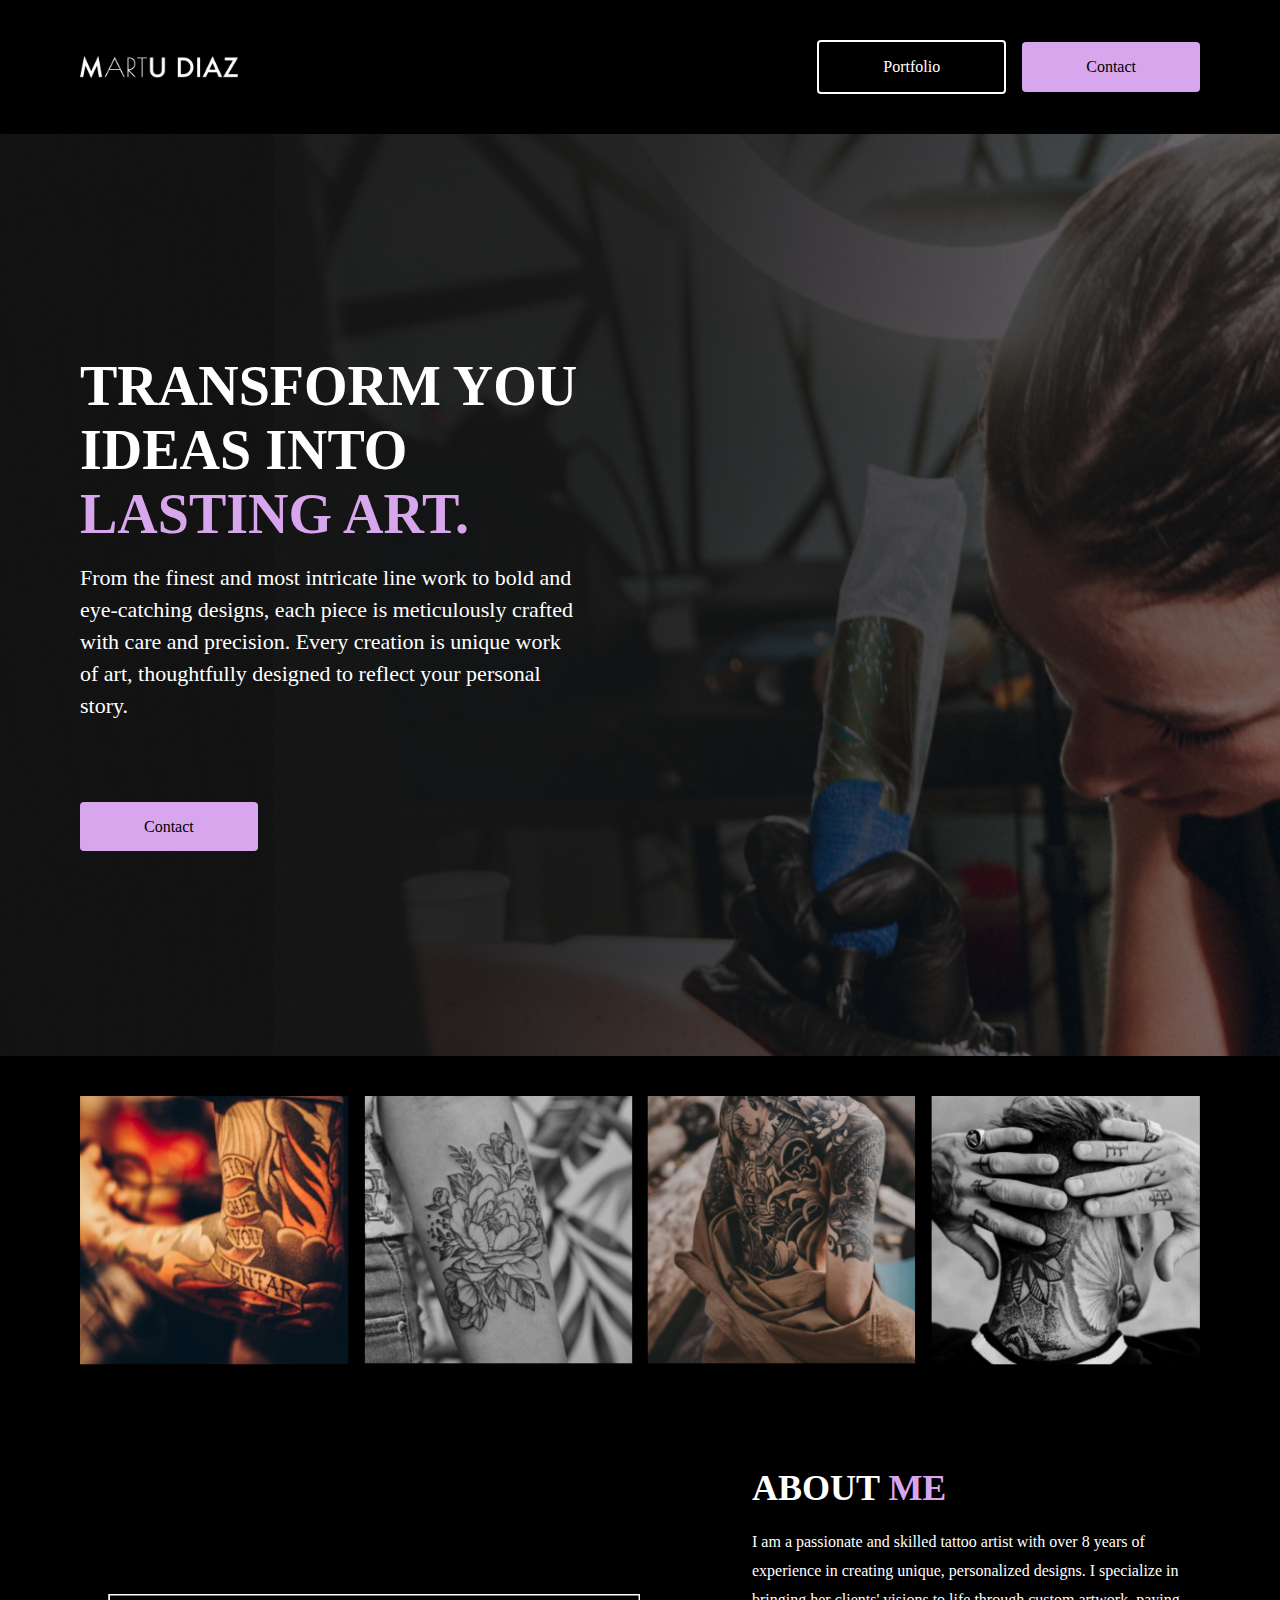
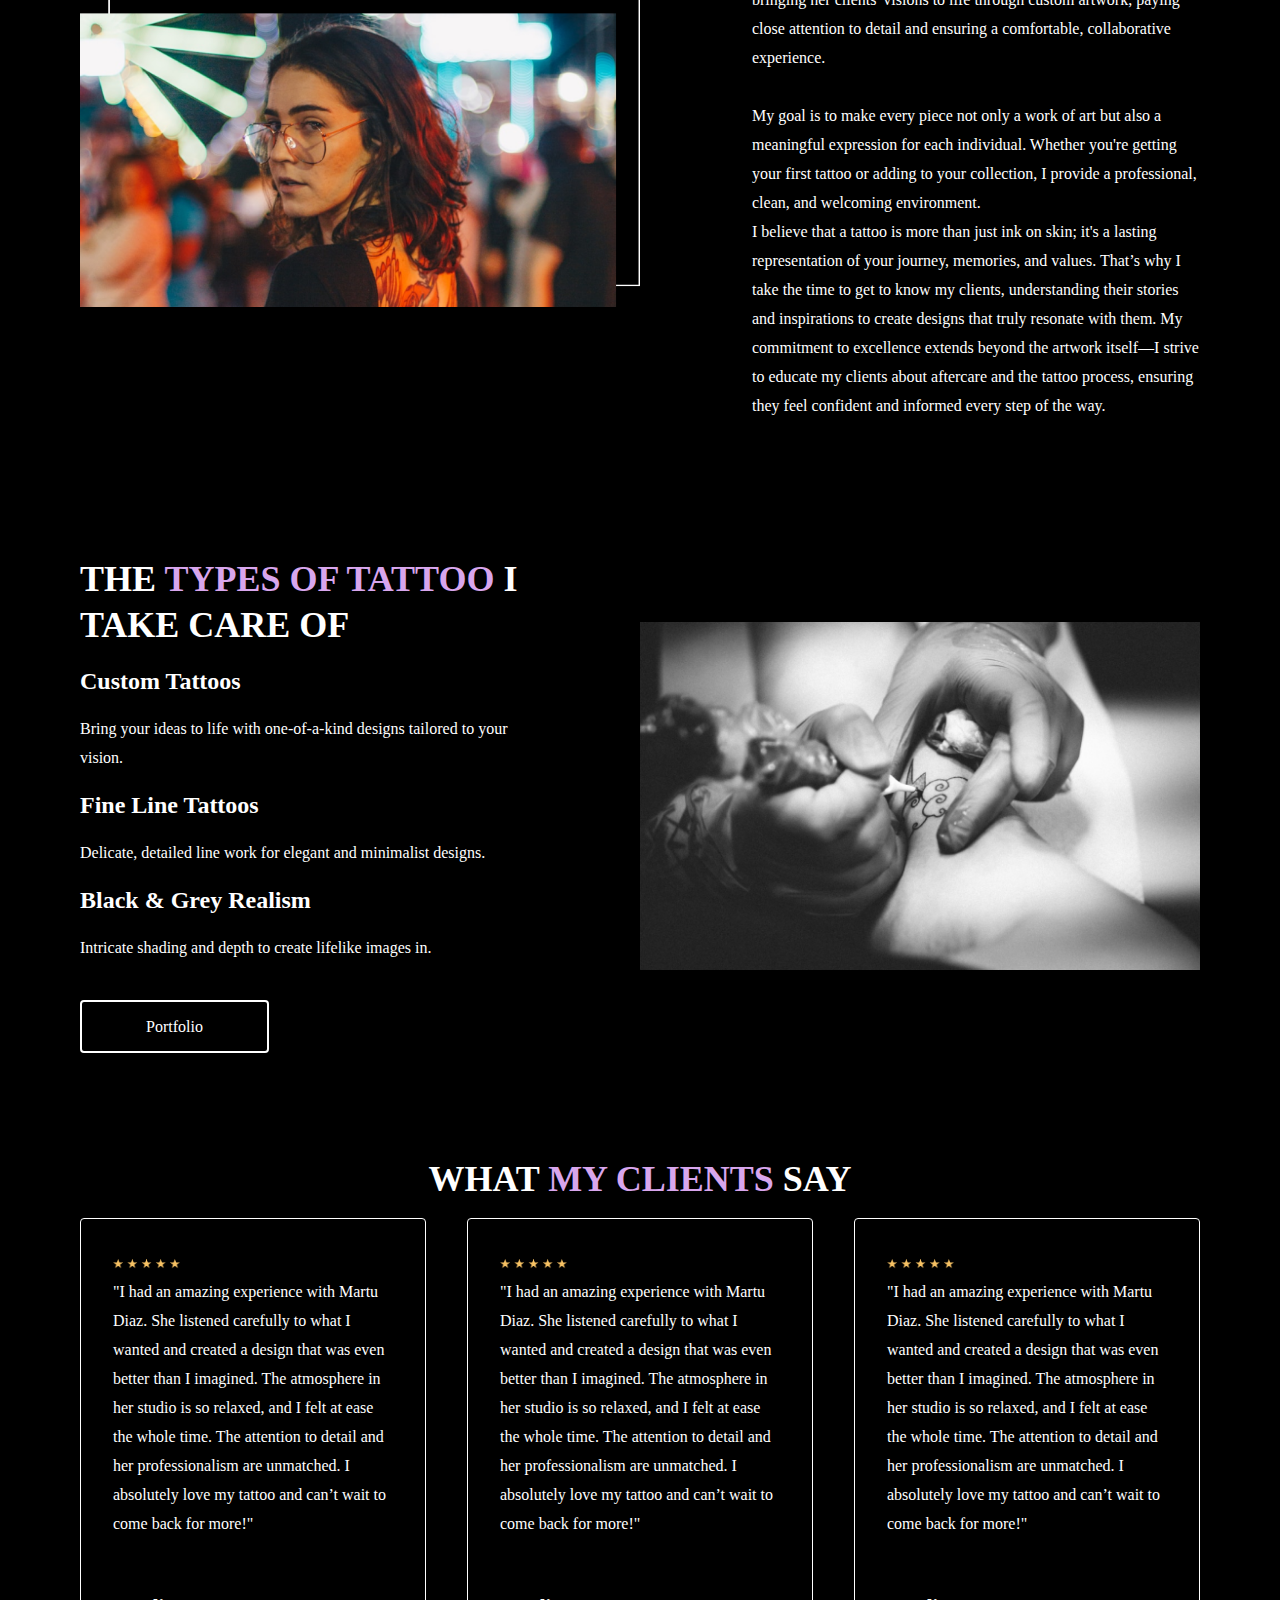
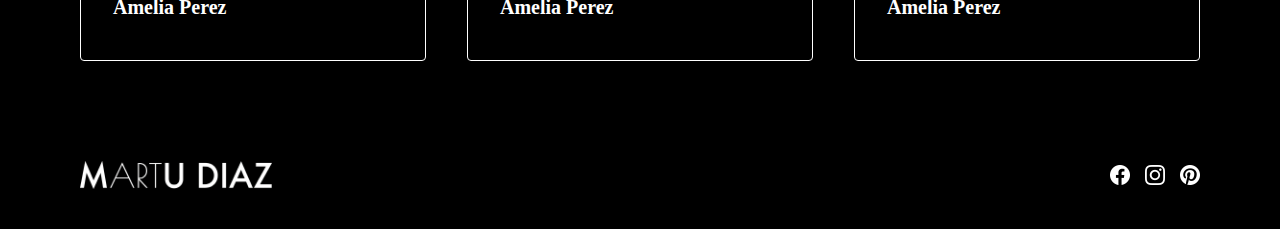
<file: index.html>
<html>
<head>
    <meta charset="UTF-8">
    <meta name="viewport" content="width=device-width, initial-scale=1.0">
    <title>Homepage</title>
    <link rel="stylesheet" href="style.css">
    <link rel="icon" href="imgs/tattoo.ico">
</head>





<body>
    
<header class="flex-nav">

    <div>
        <a href="index.html"><img src="imgs/whitelogo.png" alt="logo" class="main-logo"></a>
    </div>
    <nav class="links-flex">
        <a href="portfolio.html" class="secondary-button-navbar">Portfolio</a>        
        <a href="contact.html" class="main-button">Contact</a>
    </nav>
</header>


<main class="main-flex">
    <section class="flex-above">
        <div>
            <h1>
            TRANSFORM YOU IDEAS INTO <span>LASTING ART.</span>
            </h1>

            <p class="p-above">
            From the finest and most intricate line work to bold and eye-catching designs, each piece is
            meticulously crafted with care and precision. Every creation is unique work of art,
            thoughtfully designed to reflect your personal story.
            </p>
        </div>
        <div>
            <a href="contact.html" class="main-button">Contact</a>
        </div>
    </section>
</main>


<section class="flex-gallery">

        <img src="imgs/tattoo1.png" alt="tattoo">
        <img src="imgs/tattoo2.png" alt="tattoo">
        <img src="imgs/tattoo3.png" alt="tattoo">
        <img src="imgs/tattoo4.png" alt="tattoo">

</section>


<section class="flex-section">

    <div class="about-image">

        <img src="imgs/about-pic.png" alt="tattoo-girl" class="width-image">

    </div>    

    <div class="about-text">
        <h2>ABOUT <span>ME</span></h2>
        <p>I am a passionate and skilled tattoo artist with over 8 years of experience in creating unique, personalized designs.
            I specialize in bringing her clients' visions to life through custom artwork, paying close attention to detail and ensuring a comfortable, collaborative experience. <br><br>
            My goal is to make every piece not only a work of art but also a meaningful expression for each individual. Whether you're getting your first tattoo or adding to your collection,
            I provide a professional, clean, and welcoming environment. <br>
            I believe that a tattoo is more than just ink on skin; it's a lasting representation of your journey, memories, and values. That’s why I take the time to get to know my clients,
            understanding their stories and inspirations to create designs that truly resonate with them. My commitment to excellence extends beyond the artwork itself—I strive to
            educate my clients about aftercare and the tattoo process, ensuring they feel confident and informed every step of the way.
        </p>

    </div>

</section>


<section class="flex-section">

    <div class="flex-list">
        <h2>THE <span> TYPES OF TATTOO</span> I TAKE CARE OF  </h2>
        <ul class="works-list">
            <li> 
                <h3 > Custom Tattoos </h3>
                <p> Bring your ideas to life with one-of-a-kind designs tailored to your vision. </p>
            </li>

            <li>
                <h3> Fine Line Tattoos </h3>
                <p> Delicate, detailed line work for elegant and minimalist designs. </p>
            </li>

            <li>
                <h3> Black & Grey Realism </h3>
                <p> Intricate shading and depth to create lifelike images in. </p>
            </li>

        </ul>
        <a href="portfolio.html" class="secondary-button">Portfolio</a>
    </div>

    <div class="list-image">
        <img src="imgs/tattoo-pic.png" alt="tattoo-image" class="width-image-list">
    </div>

</section>


<section class="flex-reviews">

<div>    
    <h2> WHAT <span>MY CLIENTS</span> SAY </h2>
</div>

<div class="reviews-boxes">
    <div class="reviews" id="review-pad">
        <img src="imgs/stars.png" alt="reviews" class="review-stars">
        <p> "I had an amazing experience with Martu Diaz. She listened carefully to what I wanted and created a design that was even better than I imagined.
            The atmosphere in her studio is so relaxed, and I felt at ease the whole time. The attention to detail and her professionalism are unmatched. 
            I absolutely love my tattoo and can’t wait to come back for more!"</p>
        <h4 class="review-names">Amelia Perez</h4>
    </div>

    <div class="reviews">
        <img src="imgs/stars.png" alt="reviews" class="review-stars">
        <p> "I had an amazing experience with Martu Diaz. She listened carefully to what I wanted and created a design that was even better than I imagined.
            The atmosphere in her studio is so relaxed, and I felt at ease the whole time. The attention to detail and her professionalism are unmatched. 
            I absolutely love my tattoo and can’t wait to come back for more!"</p>
        <h4 class="review-names">Amelia Perez</h4>
    </div>

    <div class="reviews">
        <img src="imgs/stars.png" alt="reviews" class="review-stars">
        <p> "I had an amazing experience with Martu Diaz. She listened carefully to what I wanted and created a design that was even better than I imagined.
            The atmosphere in her studio is so relaxed, and I felt at ease the whole time. The attention to detail and her professionalism are unmatched. 
            I absolutely love my tattoo and can’t wait to come back for more!"</p>
        <h4 class="review-names">Amelia Perez</h4>
    </div>
</div>

</section>


<footer class="footer-flex">

    <div>
        <a href="index.html"><img src="imgs/whitelogo.png" alt="logo" class="main-logo"></a>
    </div>
        <div class="flex-social">
<a href="https://www.facebook.com/?locale=es_LA" target="_blank"> <img src="imgs/facebook-icon.png" alt="facebook" class="social-icons"></a>

<a href="https://www.instagram.com/?hl=es" target="_blank"><img src="imgs/instagram-icon.png" alt="instagram" class="social-icons"></a>

<a href="https://ar.pinterest.com/" target="_blank"><img src="imgs/pinterest-icon.png" alt="pinterest" class="social-icons"> </a>

    </div>

</footer>


</body>

</html>
</file>
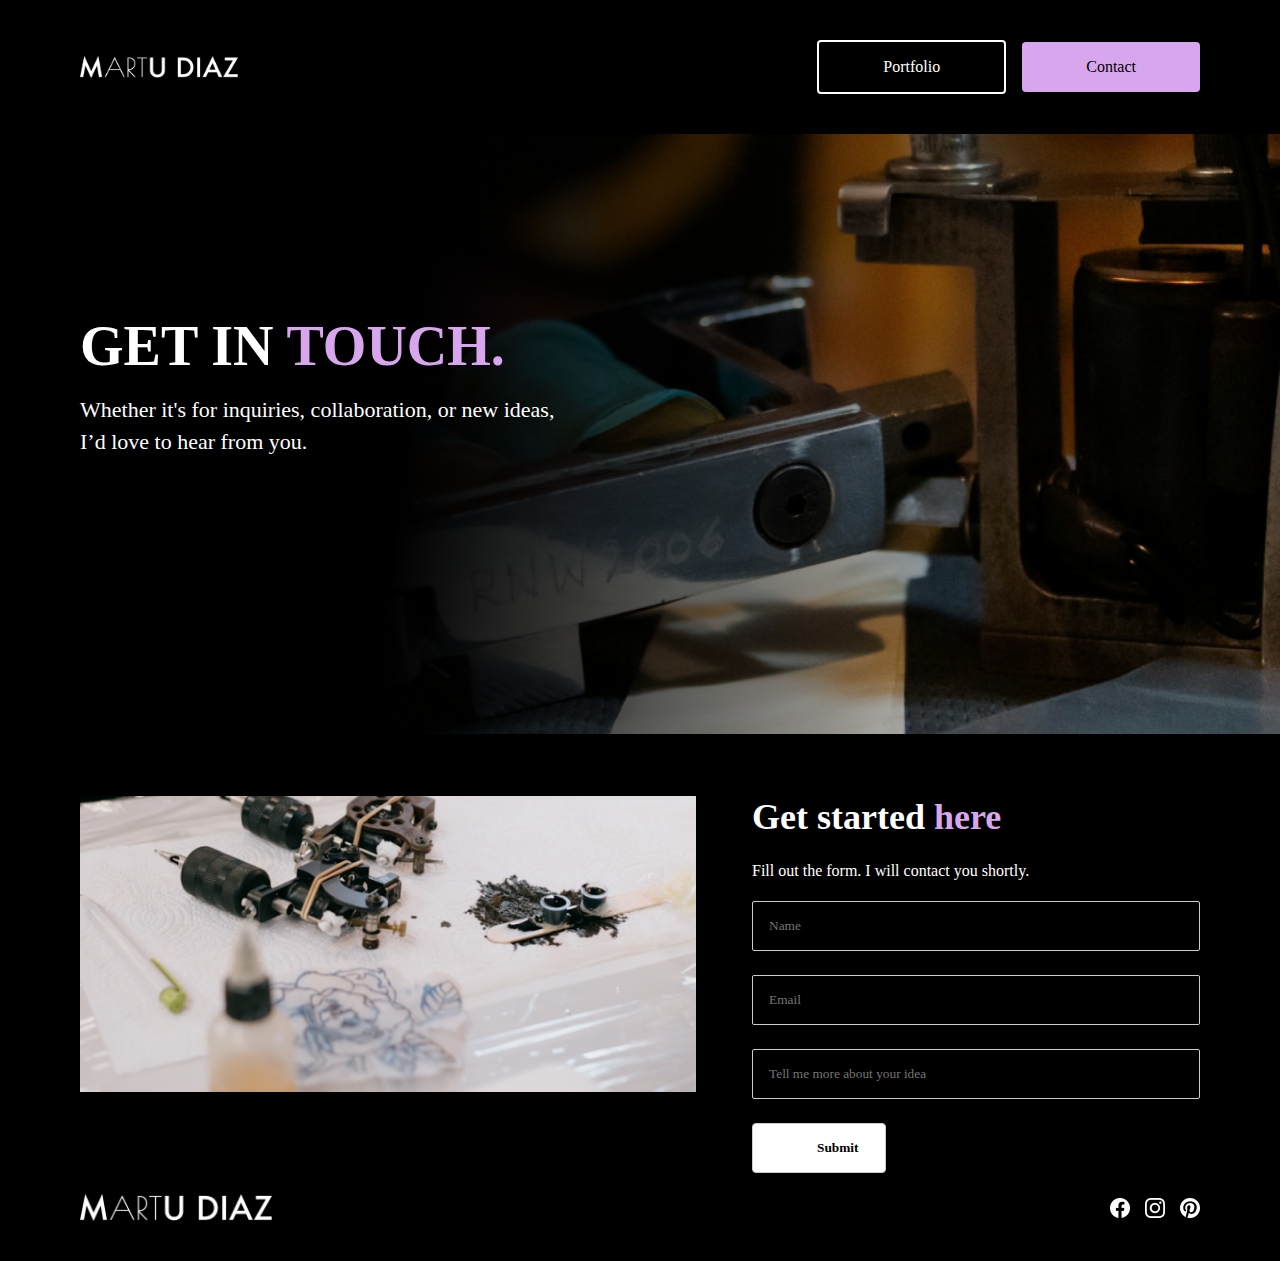
<file: contact.html>
<html>
<head>
    <meta charset="UTF-8">
    <meta name="viewport" content="width=device-width, initial-scale=1.0">
    <title>Contact</title>
    <link rel="stylesheet" href="style.css">
    <link rel="icon" href="imgs/tattoo.ico">
</head>





<body>
    
<header class="flex-nav">

    <div>
        <a href="index.html"><img src="imgs/whitelogo.png" alt="logo" class="main-logo"></a>
    </div>
    <nav class="links-flex">
        <a href="portfolio.html" class="secondary-button-navbar">Portfolio</a>        
        <a href="contact.html" class="main-button">Contact</a>
    </nav>
</header>


<main class="main-flex-contact">
    <section class="flex-above">
        <div>
            <h1>
                GET IN <span>TOUCH.</span>
            </h1>

            <p class="p-above">
                Whether it's for inquiries, collaboration, or new ideas, I’d love to hear from you.
            </p>
        </div>

</main>





<section class="flex-section">

    <div class="contact-image">
        <img src="imgs/contact1.png" alt="tattoo-girl" class="width-image">
    </div>

    <div class="contact-form">
             <h2 class="h2-p">Get started <span>here</span></h2>
             <p class="form-p">Fill out the form. I will contact you shortly.</p>
    
             <form>

                 <div class="form-fields">
                      <input type="text" placeholder="Name" label="Name">
              </div>

                 <div class="form-fields">
                     <input type="email" placeholder="Email">
                </div>
    
                <div class="form-fields">
                <input type="text" placeholder="Tell me more about your idea">
                 </div>

                <input type="button" value="Submit" class="submit-button">

            </form>
    </div>
        
</section>





<footer class="footer-flex">

    <div>
        <a href="index.html"><img src="imgs/whitelogo.png" alt="logo" class="main-logo"></a>
    </div>
        <div class="flex-social">
<a href="https://www.facebook.com/?locale=es_LA" target="_blank"> <img src="imgs/facebook-icon.png" alt="facebook" class="social-icons"></a>

<a href="https://www.instagram.com/?hl=es" target="_blank"><img src="imgs/instagram-icon.png" alt="instagram" class="social-icons"></a>

<a href="https://ar.pinterest.com/" target="_blank"><img src="imgs/pinterest-icon.png" alt="pinterest" class="social-icons"> </a>

    </div>

</footer>

</body>

</html>
</file>
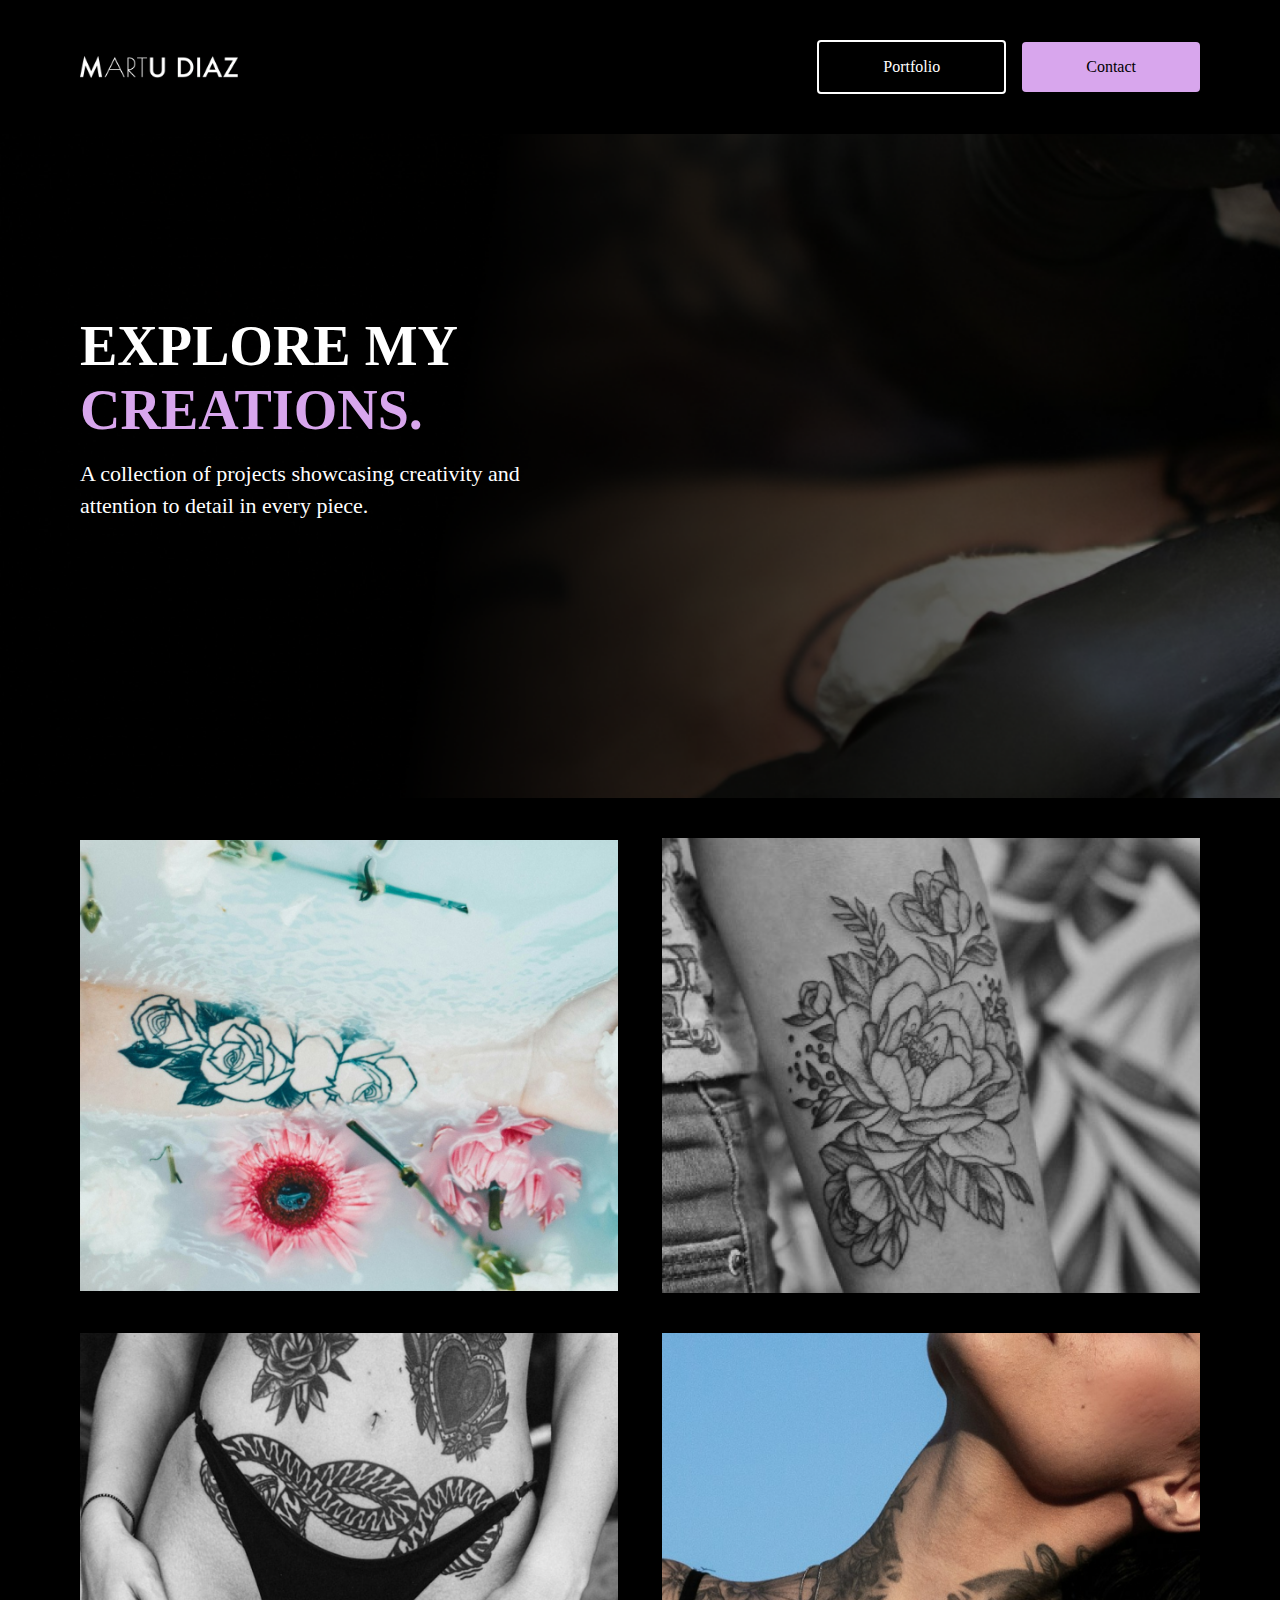
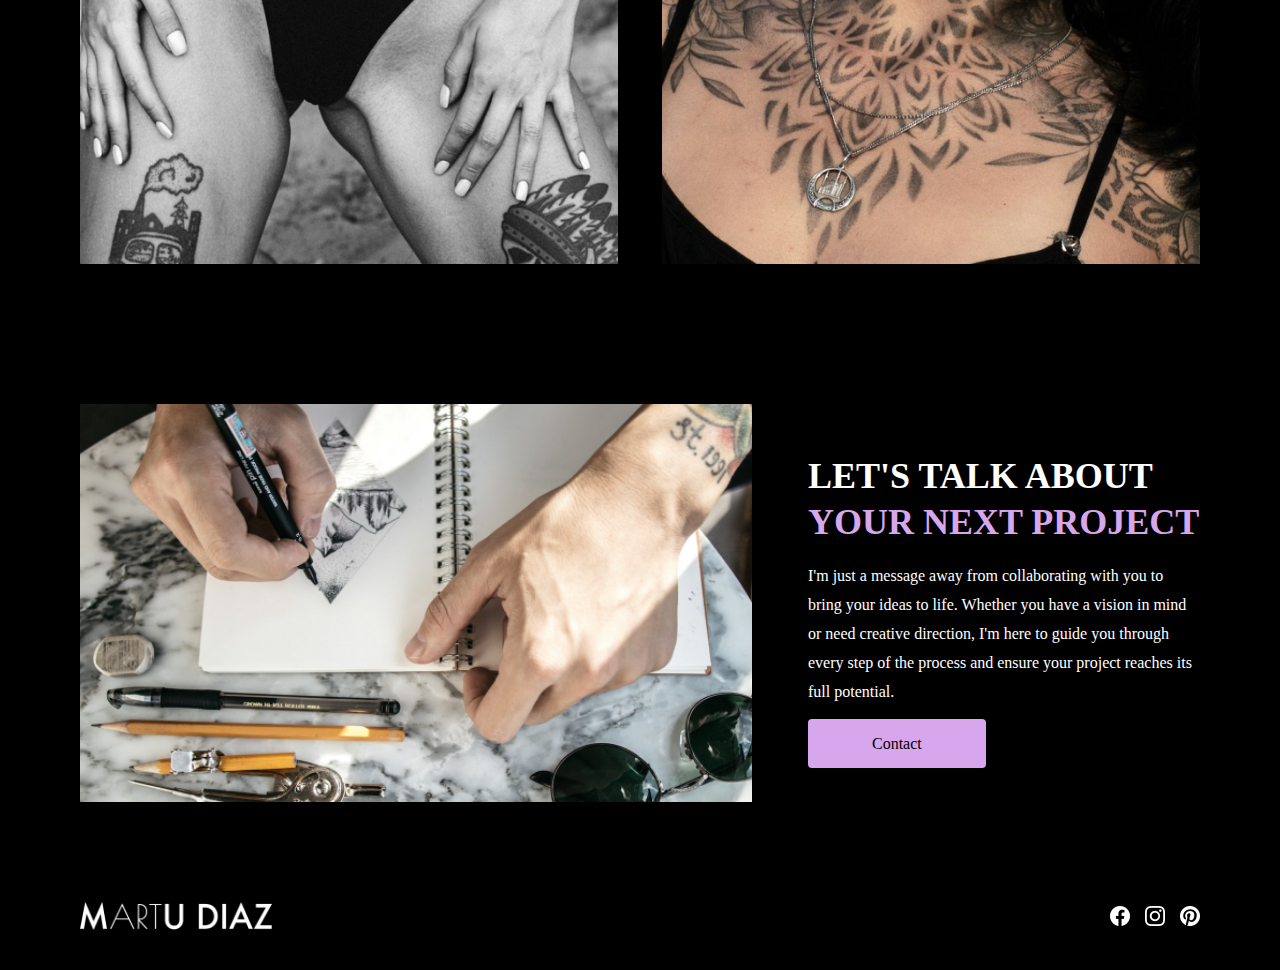
<file: portfolio.html>
<html>
<head>
    <meta charset="UTF-8">
    <meta name="viewport" content="width=device-width, initial-scale=1.0">
    <title>Portfolio</title>
    <link rel="stylesheet" href="style.css">
    <link rel="icon" href="imgs/tattoo.ico">
</head>





<body>
    
<header class="flex-nav">

    <div>
        <a href="index.html"><img src="imgs/whitelogo.png" alt="logo" class="main-logo"></a>
    </div>
    <nav class="links-flex">
        <a href="contact.html" class="secondary-button-navbar">Portfolio</a>        
        <a href="contact.html" class="main-button">Contact</a>
    </nav>
</header>


<main class="main-flex-portfolio">
    <section class="flex-above">
        <div>
            <h1>
                EXPLORE MY <span>CREATIONS.</span>
            </h1>

            <p class="p-above">
                A collection of projects showcasing creativity and attention to detail in every piece.
            </p>
        </div>

</main>


<section class="flex-gallery1">

    <img src="imgs/portfolio1.png" alt="tattoo-image" class="portfolio-images">
    <img src="imgs/portfolio2.png" alt="tattoo-image" class="portfolio-images">
    <img src="imgs/portfolio3.png" alt="tattoo-image" class="portfolio-images">
    <img src="imgs/portfolio4.png" alt="tattoo-image" class="portfolio-images">

</section>










<section class="flex-section">

    <div class="portfolio-image">

        <img src="imgs/portfolio5.png" alt="tattoo-girl" class="width-image">

    </div>    

    <div class="portfolio-text">
        <div>
            <h2>LET'S TALK ABOUT <span>YOUR NEXT PROJECT</span></h2>
            <p>I'm just a message away from collaborating with you to bring your ideas to life. Whether you have a vision in mind or need creative direction,
            I'm here to guide you through every step of the process and ensure your project reaches its full potential.
            </p>
        </div>

    <div>
        <a href="contact.html" class="main-button">Contact</a>
    </div>

    </div>

</section>

<footer class="footer-flex">

    <div>
        <a href="index.html"><img src="imgs/whitelogo.png" alt="logo" class="main-logo"></a>
    </div>
        <div class="flex-social">
<a href="https://www.facebook.com/?locale=es_LA" target="_blank"> <img src="imgs/facebook-icon.png" alt="facebook" class="social-icons"></a>

<a href="https://www.instagram.com/?hl=es" target="_blank"><img src="imgs/instagram-icon.png" alt="instagram" class="social-icons"></a>

<a href="https://ar.pinterest.com/" target="_blank"><img src="imgs/pinterest-icon.png" alt="pinterest" class="social-icons"> </a>

    </div>

</footer>



</body>

</html>
</file>
<file: style.css>
* {
    margin: 0;
    padding: 0;
}

body {
    background-color: #000000;
}





/*Font blocks styles --------------------------------------------------------------------------------------------------*/

@font-face {
    font-family: "Montserrat";
    src: url(fonts/Montserrat/);
}

h1 {
    color: #FFFFFF;
    font-size: 56px;
    line-height: 64px;
    font-weight: bold;
    font-family: 'Montserrat';
    padding-bottom: 16px;
}

h2 {
    color: #FFFFFF;
    font-size: 36px;
    line-height: 46px;
    font-family: 'Montserrat';
    font-weight: bold;
    padding-bottom: 16px;
}

h3 {
    color: #FFFFFF;
    font-size: 24px;
    line-height: 34px;
    font-family: 'Montserrat';
    font-weight: bold;
    padding-bottom: 16px;
}

h4 {

    color: #FFFFFF;
    font-size: 20px;
    line-height: 26px;
    font-family: 'Montserrat';
    font-weight: 600;
    padding-top: 40px;
}

p {
    color: #FFFFFF;
    font-size: 16px;
    line-height: 29px;
    font-family: 'Montserrat';
    font-weight: 300;
    padding-bottom: 16px;
}

.p-above {

    color: #FFFFFF;
    font-size: 22px;
    font-weight: 300;
    font-family: 'Montserrat';
    line-height: 32px;
    margin-bottom: 80px;

}

span {

    color: #D8A6ED;
}





/*Buttons --------------------------------------------------------------------------------------------------*/

.main-button {

    padding: 16 64;
    text-decoration: none;
    font-family: 'Montserrat';
    font-weight: 500;
    color: #000000;
    border-radius: 4px;
    background-color: #D8A6ED;
}

.main-button:hover {

    padding: 16 64;
    text-decoration: none;
    font-family: 'Montserrat';
    font-weight: 500;
    color: #000000;
    border-radius: 4px;
    background-color: #BA80D2;
}

.secondary-button-navbar {

    padding: 16 64;
    text-decoration: none;
    font-family: 'Montserrat';
    font-weight: 500;
    color: #FFFFFF;
    border: 2px solid;
    border-color: #FFFFFF;
    border-radius: 4px;
    margin-right: 16px;
}

.secondary-button-navbar:hover {

    padding: 16 64;
    text-decoration: none;
    font-family: 'Montserrat';
    font-weight: 500;
    color: #D8A6ED;
    border: 2px solid;
    border-color: #D8A6ED;
    border-radius: 4px;
    margin-right: 16px;
}

.secondary-button {

    padding: 16 64;
    text-decoration: none;
    font-family: 'Montserrat';
    font-weight: 500;
    color: #FFFFFF;
    border: 2px solid;
    border-color: #FFFFFF;
    border-radius: 4px;
}

.secondary-button:hover {

    padding: 16 64;
    text-decoration: none;
    font-family: 'Montserrat';
    font-weight: 500;
    color: #D8A6ED;
    border: 2px solid;
    border-color: #D8A6ED;
    border-radius: 4px;
}





/*Homepage*/


/*Nav bar --------------------------------------------------------------------------------------------------*/

.flex-nav {

    padding: 40 80;
    display: flex;
    flex-direction: row;
    justify-content: space-between;
    align-items: center;
}

.main-logo {
    width: 24%;
    overflow: hidden;
}

.links-flex {

    width: 50%;
    display: flex;
    flex-direction: row;
    flex-wrap: wrap;
    justify-content: flex-end;
    align-items: center;
}


/*Above-the-fold --------------------------------------------------------------------------------------------------*/

.main-flex {

    background-image: url(imgs/background-main.png);
    background-repeat: no-repeat;
    background-size: cover;
    padding: 220 80;
}

.flex-above {


    width: 45%;
    display: flex;
    flex-direction: column;
    justify-content: space-around;

}


/*Section 1 --------------------------------------------------------------------------------------------------*/

.flex-gallery {

    padding: 40 80;
    display: flex;
    flex-direction: row;
    flex-wrap: wrap;
    justify-content: space-between;
    align-items: center;

}

section img {

    width: 24%;
    overflow: hidden;
}


/*General aspects of the sections --------------------------------------------------------------------------------------------------*/

.flex-section {

    padding: 60 80;
    display: flex;
    flex-direction: row;
    flex-wrap: wrap;
    justify-content: space-between;
    align-items: center;
}

.width-image {

    width: 100%;
}


/*About section --------------------------------------------------------------------------------------------------*/

.about-text {

    width: 40%;
}

.about-image {

    width: 50%;
}


/*List section --------------------------------------------------------------------------------------------------*/

.flex-list {

    width: 40%;
}

.works-list {

    margin-bottom: 40px;
}

.list-image {

    width: 50%;
}

.width-image-list {

    width: 100%;
}

/*Reviews section --------------------------------------------------------------------------------------------------*/

.flex-reviews {

    padding: 60 80;
    min-height: 40%;
    display: flex;
    flex-flow: column wrap;
    justify-content: space-between;
    align-items: center;
}

.reviews-boxes {

    display: flex;
    flex-direction: row;
    flex-wrap: wrap;
    justify-content: space-between;
    align-items: center;
}

.review-stars {

    width: 24%;
    margin-bottom: 8px;
}

.reviews {

    width: 25%;
    min-height: 100%;
    border: 1px solid;
    border-color: #FFFFFF;
    border-radius: 4px;
    padding: 40 32;
}


/*Footer --------------------------------------------------------------------------------------------------*/

.footer-flex {

    padding: 40 80;
    display: flex;
    flex-direction: row;
    justify-content: space-between;
    align-items: center;
}

.flex-social {

    width: 8%;
    display: flex;
    flex-direction: row;
    justify-content: space-between;
    align-items: center;
}

.social-icons {

    width: 20px;
    height: 20px;
}




/*Portfolio --------------------------------------------------------------------------------------------------*/


.main-flex-portfolio {
    
    background-image: url(imgs/background-portfolio.png);
    background-repeat: no-repeat;
    background-size: cover;
    padding: 180 80;
}

.flex-gallery1 {

    padding: 40 80;
    display: flex;
    flex-direction: row;
    flex-wrap: wrap;
    justify-content: space-between;
    align-items: center;

}

.portfolio-images {

    width: 48%;
    height: 50%;
    overflow: hidden;
    margin-bottom: 40px;
}

.portfolio-image {

    width: 60%;
}

.portfolio-text {

    width: 35%;
    height: 300px;
    display: flex;
    flex-direction: column;
    justify-content: space-between;
}





/*Contact --------------------------------------------------------------------------------------------------*/

.main-flex-contact {
    
    background-image: url(imgs/background-contact.png);
    background-repeat: no-repeat;
    background-size: cover;
    padding: 180 80;
}

.flex-section {

    padding: 60 80;
    display: flex;
    flex-direction: row;
    flex-wrap: wrap;
    justify-content: space-between;
    align-items: center;
}

.contact-image {

    width: 55%;
}

.contact-form {

    width: 40%;
    height: 300px;
    display: flex;
    flex-direction: column;
    justify-content: space-between;

}

.form-fields {

    margin-bottom: 24px;
}

input {

    display: block;
    width: 100%;
    padding: 16px;
    border: 1px solid;
    border-color: #cccccc;
    border-radius: 2px;
    background-color: #000000;
    color: #FFFFFF;
    font-family: 'Montserrat';

}

.submit-button {

    padding: 16 64;
    font-family: 'Montserrat';
    font-weight: bold;
    color: #000000;
    background-color: #FFFFFF;
    border-radius: 4px;
    width: 30%;
    display: flex;
    flex-direction: row;
    justify-content: flex-end;

}










/*MOBILE --------------------------------------------------------------------------------------------------*/

@media (max-width:480px) {

/*Font blocks styles MOBILE --------------------------------------------------------------------------------------------------*/

    h1 {

        font-size: 40px;
        line-height: 50px;
        text-align: center;
    }
    
    h2 {
        font-size: 32px;
        line-height: 42px;
        text-align: center;
    }
    
    h3 {
        font-size: 20px;
        line-height: 30px;
        text-align: center;
    }
    
    h4 {
    
        font-size: 18px;
        line-height: 26px;
        text-align: center;
     }

    p {
        font-size: 14px;
        line-height: 24px;
        text-align: center;
        margin-bottom: 24px;
    }

    .p-above {

        font-size: 18px;
        line-height: 28px;
        margin-bottom: 40px;
        text-align: center;
    
    }
    
    /*Buttons MOBILE --------------------------------------------------------------------------------------------------*/

.main-button {

    padding: 16 100;
    display: flex;
    justify-content: center;
    align-items: center;
}

.main-button:hover {

    padding: 16 100;
    display: flex;
    justify-content: center;
    align-items: center;
}

.secondary-button {

    padding: 16 100;
    display: flex;
    justify-content: center;
    align-items: center;
}

.secondary-button:hover {

    padding: 16 100;
    display: flex;
    justify-content: center;
    align-items: center;
}


/*Homepage MOBILE*/


/*Nav bar MOBILE --------------------------------------------------------------------------------------------------*/


.main-logo {

    display: flex;
    justify-content: center;
    width: 80%;
    margin: 0 auto;

    
}

.links-flex {

display: none;
}


/*Above-the-fold MOBILE --------------------------------------------------------------------------------------------------*/

.main-flex {

    padding: 64 32 100 32;
}

.flex-above {

    width: 100%;
    display: flex;
    flex-direction: column;
    justify-content: center;
    align-items: center;

}

/*Section 1 MOBILE --------------------------------------------------------------------------------------------------*/

.flex-gallery {

    padding: 40 24;
    display: flex;
    flex-direction: row;
    flex-wrap: wrap;
    justify-content: space-between;
    align-items: center;

}

/*General aspects of the sections MOBILE --------------------------------------------------------------------------------------------------*/

.flex-section {

    padding: 40 32;
    display: flex;
    flex-direction: column;
    flex-wrap: wrap;
    justify-content: space-between;
    align-items: center;
}


/*About section MOBILE --------------------------------------------------------------------------------------------------*/

.about-text {

    width: 100%;
}

.about-image {

    width: 100%;
    padding-bottom: 40px;
}

/*List section MOBILE --------------------------------------------------------------------------------------------------*/

.flex-list {

    width: 100%;
}

.works-list {

    margin-bottom: 40px;
}

.list-image {

    width: 100%;
    margin-top: 40px;
}

.width-image-list {

    width: 100%;
}

/*Reviews section MOBILE --------------------------------------------------------------------------------------------------*/

.flex-reviews {

    padding: 40 32;
    min-height: 40%;
    display: flex;
    flex-flow: column wrap;
    justify-content: space-between;
    align-items: center;
}

.reviews-boxes {

    display: flex;
    flex-direction: column;
    flex-wrap: wrap;
    justify-content: space-between;
    align-items: center;
}

.review-stars {

    width: 40%;
    margin: 0 auto 8px;
    display: flex;
    justify-content: center;
    align-items: center;
}

.reviews {

    width: 80%;
    margin-bottom: 24px;
}


/*Footer MOBILE --------------------------------------------------------------------------------------------------*/

.footer-flex {

    display: flex;
    flex-direction: column;
    justify-content: center;
    align-items: center;
    margin: 0 auto;
}

.flex-social {

    width: 40%;
    display: flex;
    flex-direction: row;
    justify-content: space-between;
    align-items: center;
    margin-top: 40px;
}

.social-icons {

    width: 24px;
    height: 24px;
}


/*Portfolio MOBILE --------------------------------------------------------------------------------------------------*/


.main-flex-portfolio {
    
    padding: 64 32 100 32;
}

.flex-gallery1 {

    padding: 40 32;
    flex-direction: column;
    justify-content: center;
    align-items: center;

}

.portfolio-images {

    width: 90%;
    height: 50%;
    overflow: hidden;
    margin-bottom: 24px;
}

.portfolio-image {

    width: 100%;
    margin-bottom: 40px;
}

.portfolio-text {

    width: 90%;
    height: 100%;
    flex-direction: column;
    justify-content: center;
    align-items: center;
}

/*Contact MOBILE --------------------------------------------------------------------------------------------------*/


.main-flex-contact {
    
    padding: 64 32 100 32;
}

.contact-image {

    width: 100%;
    margin-bottom: 40px;
}

.contact-form {

    width: 100%;
    height: 100%;
    display: flex;
    justify-content: center;

}

.submit-button {

    width: 100%;
    display: flex;
    justify-content: center;

}

}
</file>
